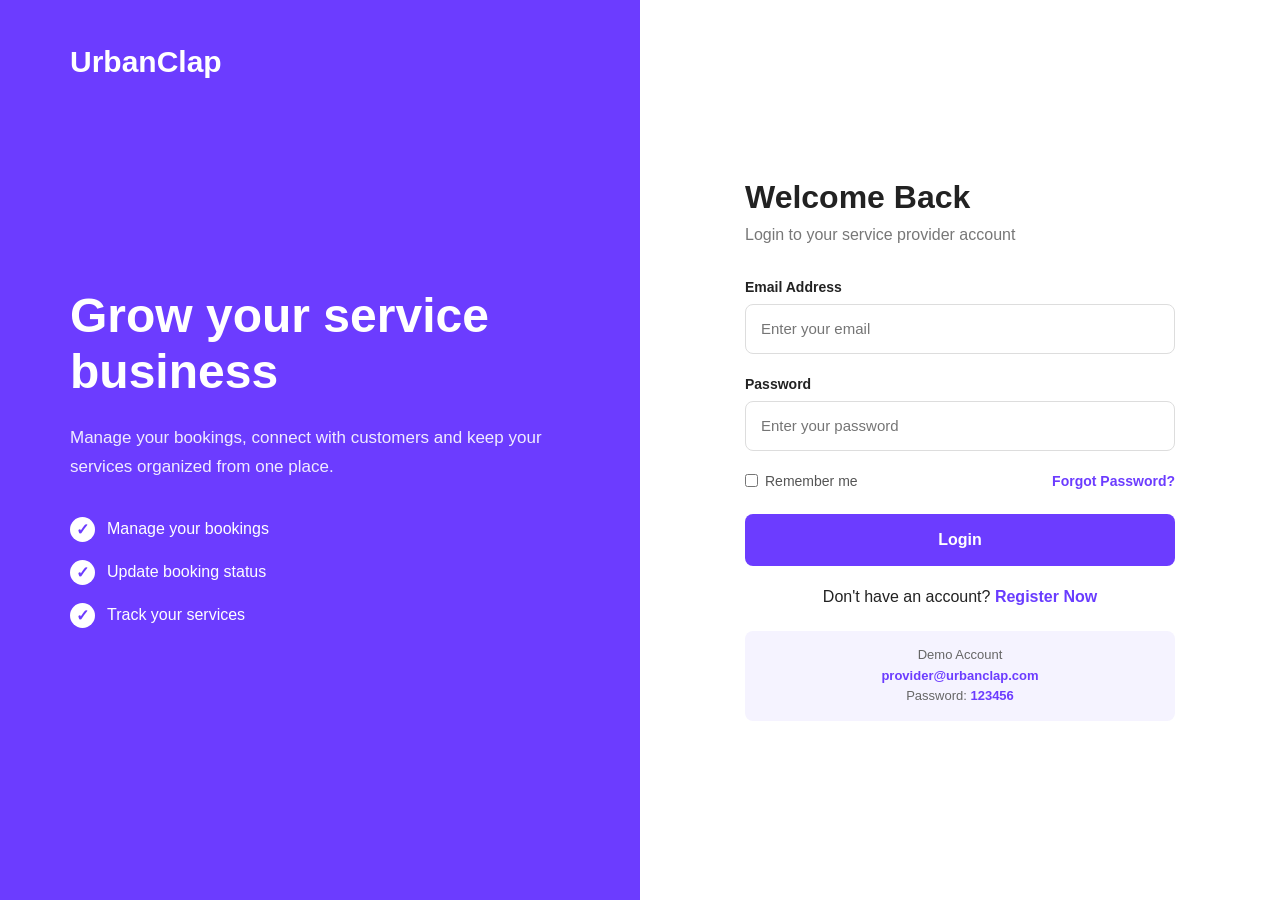
<file: index.html>
<!DOCTYPE html>
<html lang="en">

<head>
    <meta charset="UTF-8">
    <meta name="viewport" content="width=device-width, initial-scale=1.0">
    <title>UrbanClap | Provider Login</title>
    <link rel="stylesheet" href="css/style.css">
</head>

<body>

    <div class="login-page">

        <div class="login-info">
            <div class="brand">UrbanClap</div>

            <div class="info-content">
                <h1>Grow your service business</h1>

                <p>
                    Manage your bookings, connect with customers
                    and keep your services organized from one place.
                </p>

                <div class="feature"><span>✓</span> Manage your bookings</div>
                <div class="feature"><span>✓</span> Update booking status</div>
                <div class="feature"><span>✓</span> Track your services</div>
            </div>
        </div>

        <div class="login-section">
            <div class="login-card">

                <div class="mobile-logo">UrbanClap</div>

                <h2>Welcome Back</h2>

                <p class="login-subtitle">
                    Login to your service provider account
                </p>

                <form id="loginForm">

                    <div class="form-group">
                        <label for="email">Email Address</label>
                        <input type="email" id="email"
                               placeholder="Enter your email" required>
                    </div>

                    <div class="form-group">
                        <label for="password">Password</label>
                        <input type="password" id="password"
                               placeholder="Enter your password" required>
                    </div>

                    <div class="form-options">
                        <label class="remember">
                            <input type="checkbox">
                            Remember me
                        </label>

                        <a href="#">Forgot Password?</a>
                    </div>

                    <button type="submit" class="login-btn">
                        Login
                    </button>

                </form>

                <p style="text-align:center; margin-top:22px;">
                    Don't have an account?
                    <a href="register.html"
                       style="color:#693cff; font-weight:600; text-decoration:none;">
                        Register Now
                    </a>
                </p>

                <p class="demo-account">
                    Demo Account<br>
                    <strong>provider@urbanclap.com</strong><br>
                    Password: <strong>123456</strong>
                </p>

            </div>
        </div>

    </div>

    <script src="js/script.js"></script>

</body>
</html>
</file>
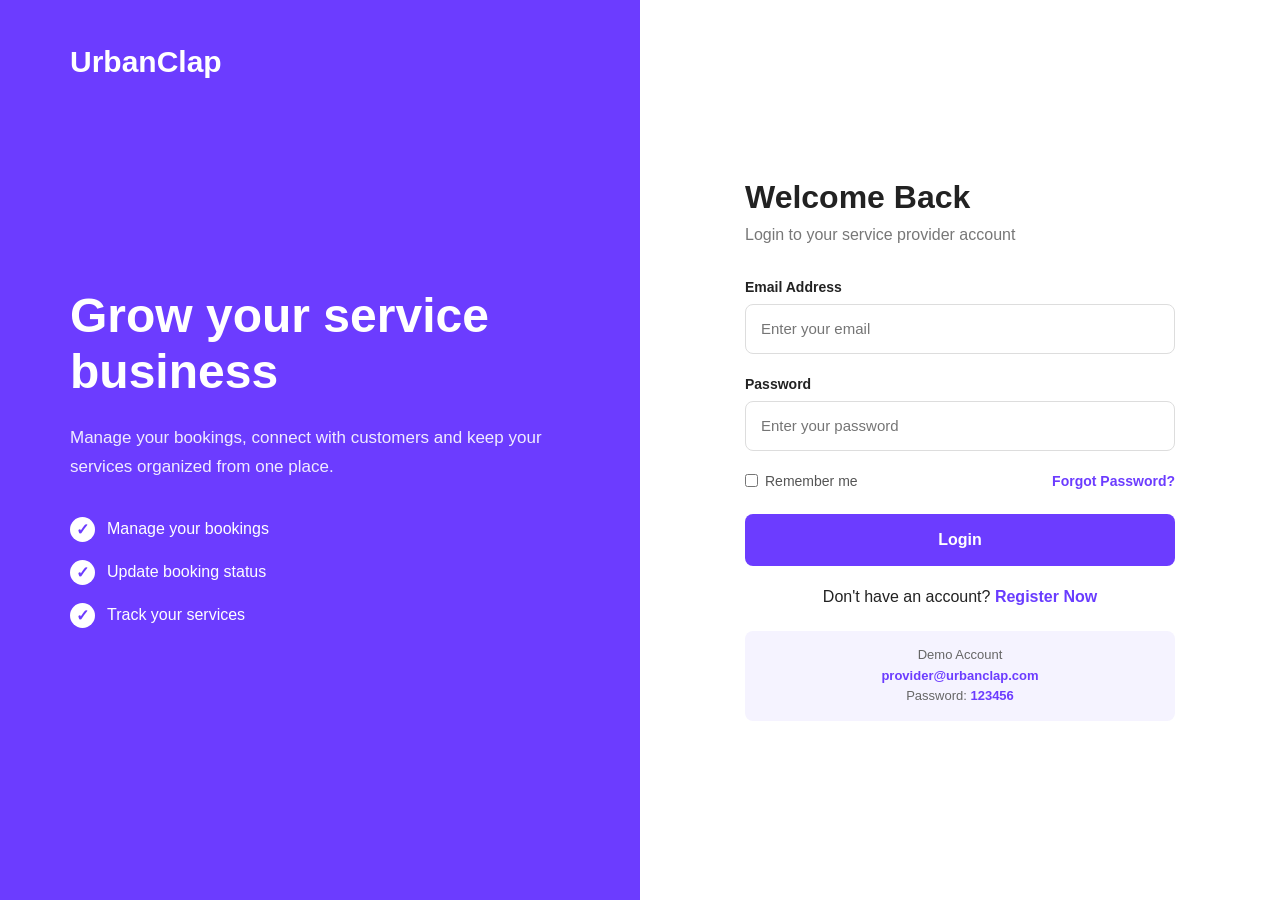
<file: bookings.html>
<!DOCTYPE html>
<html lang="en">

<head>
    <meta charset="UTF-8">
    <meta name="viewport" content="width=device-width, initial-scale=1.0">

    <title>UrbanClap | Bookings</title>

    <link rel="stylesheet" href="css/style.css">
</head>

<body>

    <div class="dashboard-layout">

        <!-- SIDEBAR -->
        <aside class="sidebar">

            <div class="sidebar-logo">
                UrbanClap
            </div>

            <div class="provider-info">

                <div class="provider-avatar">
                    SP
                </div>

                <div>
                    <strong>Service Provider</strong>
                    <small>Provider Account</small>
                </div>

            </div>


            <nav class="sidebar-menu">

                <a href="dashboard.html" class="menu-item">
                    <span>▦</span>
                    Dashboard
                </a>

                <a href="bookings.html" class="menu-item active">
                    <span>▤</span>
                    Bookings
                </a>

                <a href="profile.html" class="menu-item">
                    <span>◯</span>
                    Profile
                </a>

            </nav>


            <div class="sidebar-bottom">

                <a href="index.html" class="menu-item logout">
                    <span>↪</span>
                    Logout
                </a>

            </div>

        </aside>


        <!-- MAIN CONTENT -->
        <main class="main-content">

            <!-- TOP BAR -->
            <header class="topbar">

                <div>
                    <h1>Bookings</h1>
                    <p>Manage and update your service bookings.</p>
                </div>

                <div class="topbar-profile">

                    <div class="notification">
                        🔔
                        <span class="notification-dot"></span>
                    </div>

                    <div class="profile-avatar">
                        SP
                    </div>

                </div>

            </header>


            <!-- BOOKING SUMMARY -->
            <section class="stats-grid">

                <div class="stat-card">

                    <div class="stat-icon purple">
                        📋
                    </div>

                    <div>
                        <p>Total Bookings</p>
                        <h2>124</h2>
                    </div>

                </div>


                <div class="stat-card">

                    <div class="stat-icon orange">
                        ⏳
                    </div>

                    <div>
                        <p>Pending</p>
                        <h2>18</h2>
                    </div>

                </div>


                <div class="stat-card">

                    <div class="stat-icon blue">
                        ⚙
                    </div>

                    <div>
                        <p>In Progress</p>
                        <h2>10</h2>
                    </div>

                </div>


                <div class="stat-card">

                    <div class="stat-icon green">
                        ✓
                    </div>

                    <div>
                        <p>Completed</p>
                        <h2>96</h2>
                    </div>

                </div>

            </section>


            <!-- ALL BOOKINGS -->
            <section class="bookings-section">

                <div class="section-header">

                    <div>
                        <h2>All Bookings</h2>
                        <p>View customer bookings and update their status.</p>
                    </div>

                </div>


                <div class="table-container">

                    <table>

                        <thead>

                            <tr>
                                <th>Customer</th>
                                <th>Service</th>
                                <th>Date</th>
                                <th>Time</th>
                                <th>Location</th>
                                <th>Status</th>
                                <th>Action</th>
                            </tr>

                        </thead>


                        <tbody>

                            <tr>

                                <td>
                                    <div class="customer">

                                        <div class="customer-avatar">
                                            RK
                                        </div>

                                        <div>
                                            <strong>Rahul Kumar</strong>
                                            <small>rahul@example.com</small>
                                        </div>

                                    </div>
                                </td>

                                <td>Home Cleaning</td>

                                <td>12 Sep 2026</td>

                                <td>10:00 AM</td>

                                <td>Delhi</td>

                                <td>
                                    <span class="status pending">
                                        Pending
                                    </span>
                                </td>

                                <td>
                                    <button
                                        class="action-btn"
                                        onclick="updateBooking(this)"
                                    >
                                        Accept
                                    </button>
                                </td>

                            </tr>


                            <tr>

                                <td>
                                    <div class="customer">

                                        <div class="customer-avatar">
                                            AS
                                        </div>

                                        <div>
                                            <strong>Anjali Sharma</strong>
                                            <small>anjali@example.com</small>
                                        </div>

                                    </div>
                                </td>

                                <td>AC Service</td>

                                <td>12 Sep 2026</td>

                                <td>12:30 PM</td>

                                <td>Gurgaon</td>

                                <td>
                                    <span class="status confirmed">
                                        Confirmed
                                    </span>
                                </td>

                                <td>
                                    <button
                                        class="action-btn"
                                        onclick="updateBooking(this)"
                                    >
                                        Start
                                    </button>
                                </td>

                            </tr>


                            <tr>

                                <td>
                                    <div class="customer">

                                        <div class="customer-avatar">
                                            VM
                                        </div>

                                        <div>
                                            <strong>Vikas Mehta</strong>
                                            <small>vikas@example.com</small>
                                        </div>

                                    </div>
                                </td>

                                <td>Electrician</td>

                                <td>13 Sep 2026</td>

                                <td>09:00 AM</td>

                                <td>Noida</td>

                                <td>
                                    <span class="status progress">
                                        In Progress
                                    </span>
                                </td>

                                <td>
                                    <button
                                        class="action-btn"
                                        onclick="updateBooking(this)"
                                    >
                                        Complete
                                    </button>
                                </td>

                            </tr>


                            <tr>

                                <td>
                                    <div class="customer">

                                        <div class="customer-avatar">
                                            PS
                                        </div>

                                        <div>
                                            <strong>Priya Singh</strong>
                                            <small>priya@example.com</small>
                                        </div>

                                    </div>
                                </td>

                                <td>Plumbing</td>

                                <td>13 Sep 2026</td>

                                <td>03:00 PM</td>

                                <td>Delhi</td>

                                <td>
                                    <span class="status completed">
                                        Completed
                                    </span>
                                </td>

                                <td>
                                    <button
                                        class="action-btn disabled"
                                        disabled
                                    >
                                        Completed
                                    </button>
                                </td>

                            </tr>


                            <tr>

                                <td>
                                    <div class="customer">

                                        <div class="customer-avatar">
                                            AM
                                        </div>

                                        <div>
                                            <strong>Amit Malik</strong>
                                            <small>amit@example.com</small>
                                        </div>

                                    </div>
                                </td>

                                <td>Salon Service</td>

                                <td>14 Sep 2026</td>

                                <td>11:00 AM</td>

                                <td>Faridabad</td>

                                <td>
                                    <span class="status pending">
                                        Pending
                                    </span>
                                </td>

                                <td>
                                    <button
                                        class="action-btn"
                                        onclick="updateBooking(this)"
                                    >
                                        Accept
                                    </button>
                                </td>

                            </tr>

                        </tbody>

                    </table>

                </div>

            </section>

        </main>

    </div>


    <script src="js/script.js"></script>

</body>

</html>
</file>
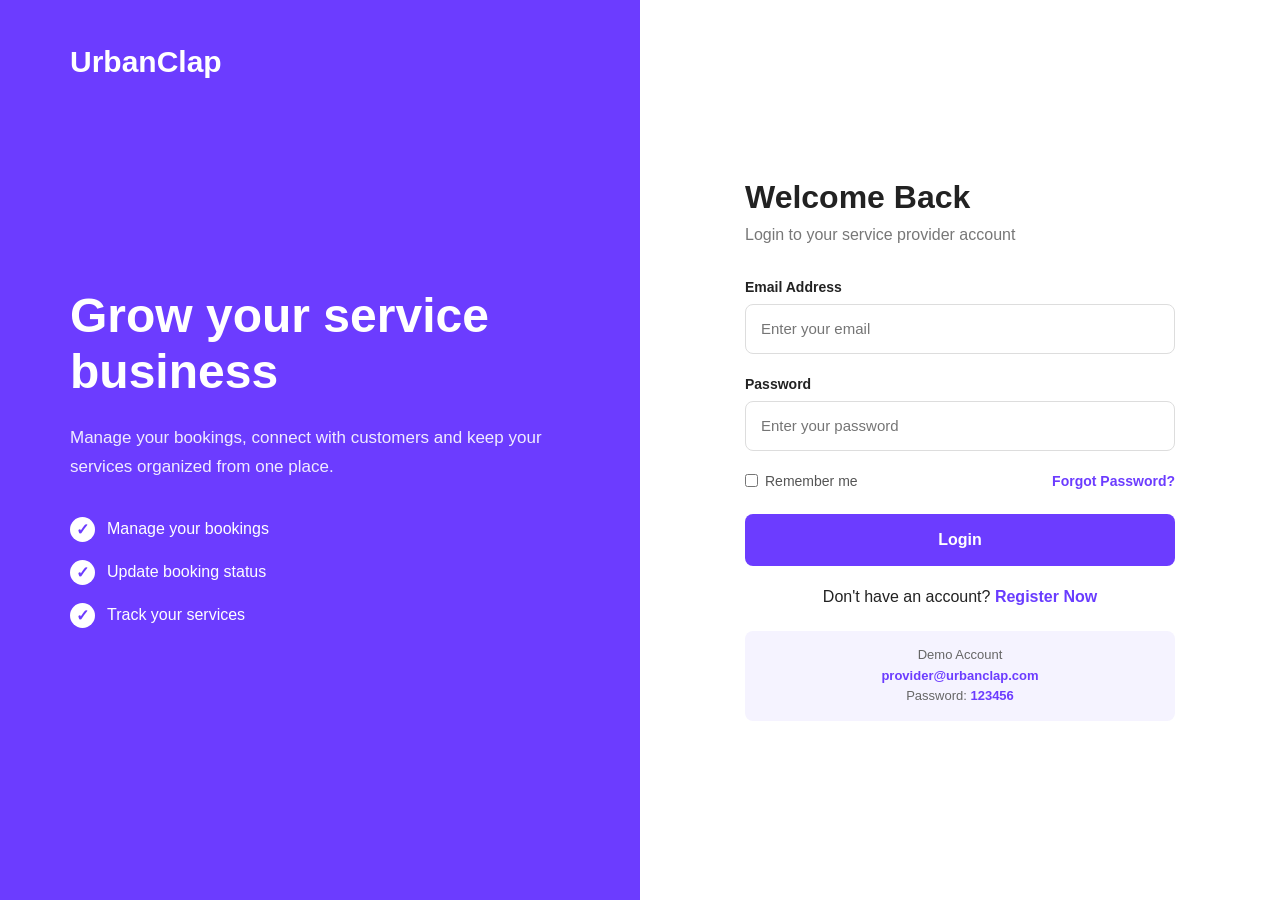
<file: dashboard.html>
<!DOCTYPE html>
<html lang="en">

<head>
    <meta charset="UTF-8">
    <meta name="viewport" content="width=device-width, initial-scale=1.0">

    <title>UrbanClap | Dashboard</title>

    <link rel="stylesheet" href="css/style.css">
</head>

<body>

    <div class="dashboard-layout">

        <!-- SIDEBAR -->
        <aside class="sidebar">

            <div class="sidebar-logo">
                UrbanClap
            </div>

            <div class="provider-info">
                <div class="provider-avatar">
                    SP
                </div>

                <div>
                    <strong>Service Provider</strong>
                    <small>Provider Account</small>
                </div>
            </div>

            <nav class="sidebar-menu">

                <a href="dashboard.html" class="menu-item active">
                    <span>▦</span>
                    Dashboard
                </a>

                <a href="bookings.html" class="menu-item">
                    <span>▤</span>
                    Bookings
                </a>

                <a href="profile.html" class="menu-item">
                    <span>◯</span>
                    Profile
                </a>

            </nav>

            <div class="sidebar-bottom">

                <a href="index.html" class="menu-item logout">
                    <span>↪</span>
                    Logout
                </a>

            </div>

        </aside>


        <!-- MAIN CONTENT -->
        <main class="main-content">

            <!-- TOP BAR -->
            <header class="topbar">

                <div>
                    <h1>Dashboard</h1>
                    <p>Welcome back! Here's what's happening today.</p>
                </div>

                <div class="topbar-profile">

                    <div class="notification">
                        🔔
                        <span class="notification-dot"></span>
                    </div>

                    <div class="profile-avatar">
                        SP
                    </div>

                </div>

            </header>


            <!-- STATS -->
            <section class="stats-grid">

                <div class="stat-card">

                    <div class="stat-icon purple">
                        📋
                    </div>

                    <div>
                        <p>Total Bookings</p>
                        <h2>124</h2>
                    </div>

                </div>


                <div class="stat-card">

                    <div class="stat-icon orange">
                        ⏳
                    </div>

                    <div>
                        <p>Pending</p>
                        <h2>18</h2>
                    </div>

                </div>


                <div class="stat-card">

                    <div class="stat-icon blue">
                        ⚙
                    </div>

                    <div>
                        <p>In Progress</p>
                        <h2>10</h2>
                    </div>

                </div>


                <div class="stat-card">

                    <div class="stat-icon green">
                        ✓
                    </div>

                    <div>
                        <p>Completed</p>
                        <h2>96</h2>
                    </div>

                </div>

            </section>


            <!-- RECENT BOOKINGS -->
            <section class="bookings-section">

                <div class="section-header">

                    <div>
                        <h2>Recent Bookings</h2>
                        <p>Manage your latest service bookings</p>
                    </div>

                    <a href="bookings.html" class="view-all">
                        View All →
                    </a>

                </div>


                <div class="table-container">

                    <table>

                        <thead>

                            <tr>
                                <th>Customer</th>
                                <th>Service</th>
                                <th>Date</th>
                                <th>Time</th>
                                <th>Status</th>
                            </tr>

                        </thead>


                        <tbody>

                            <tr>

                                <td>
                                    <div class="customer">
                                        <div class="customer-avatar">RK</div>

                                        <div>
                                            <strong>Rahul Kumar</strong>
                                            <small>rahul@example.com</small>
                                        </div>
                                    </div>
                                </td>

                                <td>Home Cleaning</td>

                                <td>12 Sep 2026</td>

                                <td>10:00 AM</td>

                                <td>
                                    <span class="status pending">
                                        Pending
                                    </span>
                                </td>

                            </tr>


                            <tr>

                                <td>
                                    <div class="customer">
                                        <div class="customer-avatar">AS</div>

                                        <div>
                                            <strong>Anjali Sharma</strong>
                                            <small>anjali@example.com</small>
                                        </div>
                                    </div>
                                </td>

                                <td>AC Service</td>

                                <td>12 Sep 2026</td>

                                <td>12:30 PM</td>

                                <td>
                                    <span class="status confirmed">
                                        Confirmed
                                    </span>
                                </td>

                            </tr>


                            <tr>

                                <td>
                                    <div class="customer">
                                        <div class="customer-avatar">VM</div>

                                        <div>
                                            <strong>Vikas Mehta</strong>
                                            <small>vikas@example.com</small>
                                        </div>
                                    </div>
                                </td>

                                <td>Electrician</td>

                                <td>13 Sep 2026</td>

                                <td>09:00 AM</td>

                                <td>
                                    <span class="status progress">
                                        In Progress
                                    </span>
                                </td>

                            </tr>


                            <tr>

                                <td>
                                    <div class="customer">
                                        <div class="customer-avatar">PS</div>

                                        <div>
                                            <strong>Priya Singh</strong>
                                            <small>priya@example.com</small>
                                        </div>
                                    </div>
                                </td>

                                <td>Plumbing</td>

                                <td>13 Sep 2026</td>

                                <td>03:00 PM</td>

                                <td>
                                    <span class="status completed">
                                        Completed
                                    </span>
                                </td>

                            </tr>

                        </tbody>

                    </table>

                </div>

            </section>

        </main>

    </div>


    <script src="js/script.js"></script>

</body>

</html>
</file>
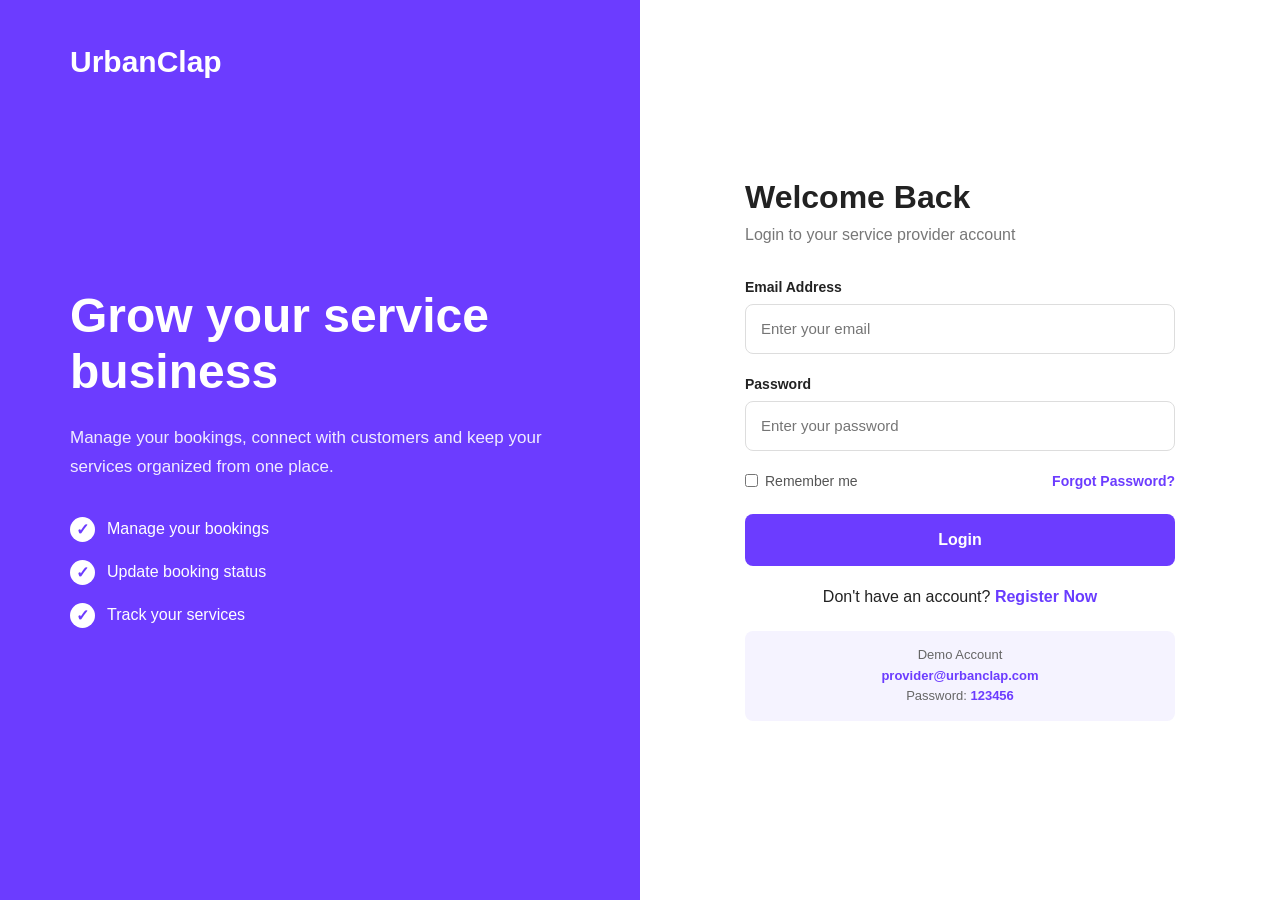
<file: profile.html>
<!DOCTYPE html>
<html lang="en">

<head>
    <meta charset="UTF-8">
    <meta name="viewport" content="width=device-width, initial-scale=1.0">

    <title>UrbanClap | Profile</title>

    <link rel="stylesheet" href="css/style.css">
</head>

<body>

    <div class="dashboard-layout">

        <!-- SIDEBAR -->
        <aside class="sidebar">

            <div class="sidebar-logo">
                UrbanClap
            </div>

            <div class="provider-info">

                <div class="provider-avatar">
                    SP
                </div>

                <div>
                    <strong>Service Provider</strong>
                    <small>Provider Account</small>
                </div>

            </div>

            <nav class="sidebar-menu">

                <a href="dashboard.html" class="menu-item">
                    <span>▦</span>
                    Dashboard
                </a>

                <a href="bookings.html" class="menu-item">
                    <span>▤</span>
                    Bookings
                </a>

                <a href="profile.html" class="menu-item active">
                    <span>◯</span>
                    Profile
                </a>

            </nav>

            <div class="sidebar-bottom">

                <a href="index.html" class="menu-item logout">
                    <span>↪</span>
                    Logout
                </a>

            </div>

        </aside>


        <!-- MAIN CONTENT -->
        <main class="main-content">

            <!-- TOP BAR -->
            <header class="topbar">

                <div>
                    <h1>My Profile</h1>
                    <p>Manage your service provider information.</p>
                </div>

                <div class="topbar-profile">

                    <div class="notification">
                        🔔
                        <span class="notification-dot"></span>
                    </div>

                    <div class="profile-avatar">
                        SP
                    </div>

                </div>

            </header>


            <!-- PROFILE CARD -->
            <section class="profile-section">

                <div class="profile-card">

                    <div class="profile-header">

                        <div class="large-avatar">
                            SP
                        </div>

                        <div>
                            <h2>Service Provider</h2>
                            <p>Home Services Professional</p>
                        </div>

                    </div>


                    <div class="profile-divider"></div>


                    <!-- PERSONAL INFORMATION -->
                    <h3>Personal Information</h3>

                    <div class="profile-grid">

                        <div class="profile-field">

                            <label>Full Name</label>

                            <input
                                type="text"
                                value="Service Provider"
                            >

                        </div>


                        <div class="profile-field">

                            <label>Email Address</label>

                            <input
                                type="email"
                                value="provider@urbanclap.com"
                            >

                        </div>


                        <div class="profile-field">

                            <label>Phone Number</label>

                            <input
                                type="tel"
                                value="+91 98765 43210"
                            >

                        </div>


                        <div class="profile-field">

                            <label>Service Category</label>

                            <select>

                                <option>Home Cleaning</option>
                                <option>AC Service</option>
                                <option>Electrician</option>
                                <option>Plumbing</option>
                                <option>Salon Service</option>

                            </select>

                        </div>


                        <div class="profile-field">

                            <label>Experience</label>

                            <input
                                type="text"
                                value="5 Years"
                            >

                        </div>


                        <div class="profile-field">

                            <label>Location</label>

                            <input
                                type="text"
                                value="New Delhi, India"
                            >

                        </div>

                    </div>


                    <!-- ABOUT -->
                    <div class="about-provider">

                        <h3>About</h3>

                        <textarea rows="4">Professional service provider with 5 years of experience. I provide reliable and quality home services to customers.</textarea>

                    </div>


                    <!-- BUTTON -->
                    <div class="profile-actions">

                        <button
                            class="save-btn"
                            onclick="saveProfile()"
                        >
                            Save Changes
                        </button>

                    </div>

                </div>

            </section>

        </main>

    </div>


    <script src="js/script.js"></script>

</body>

</html>
</file>
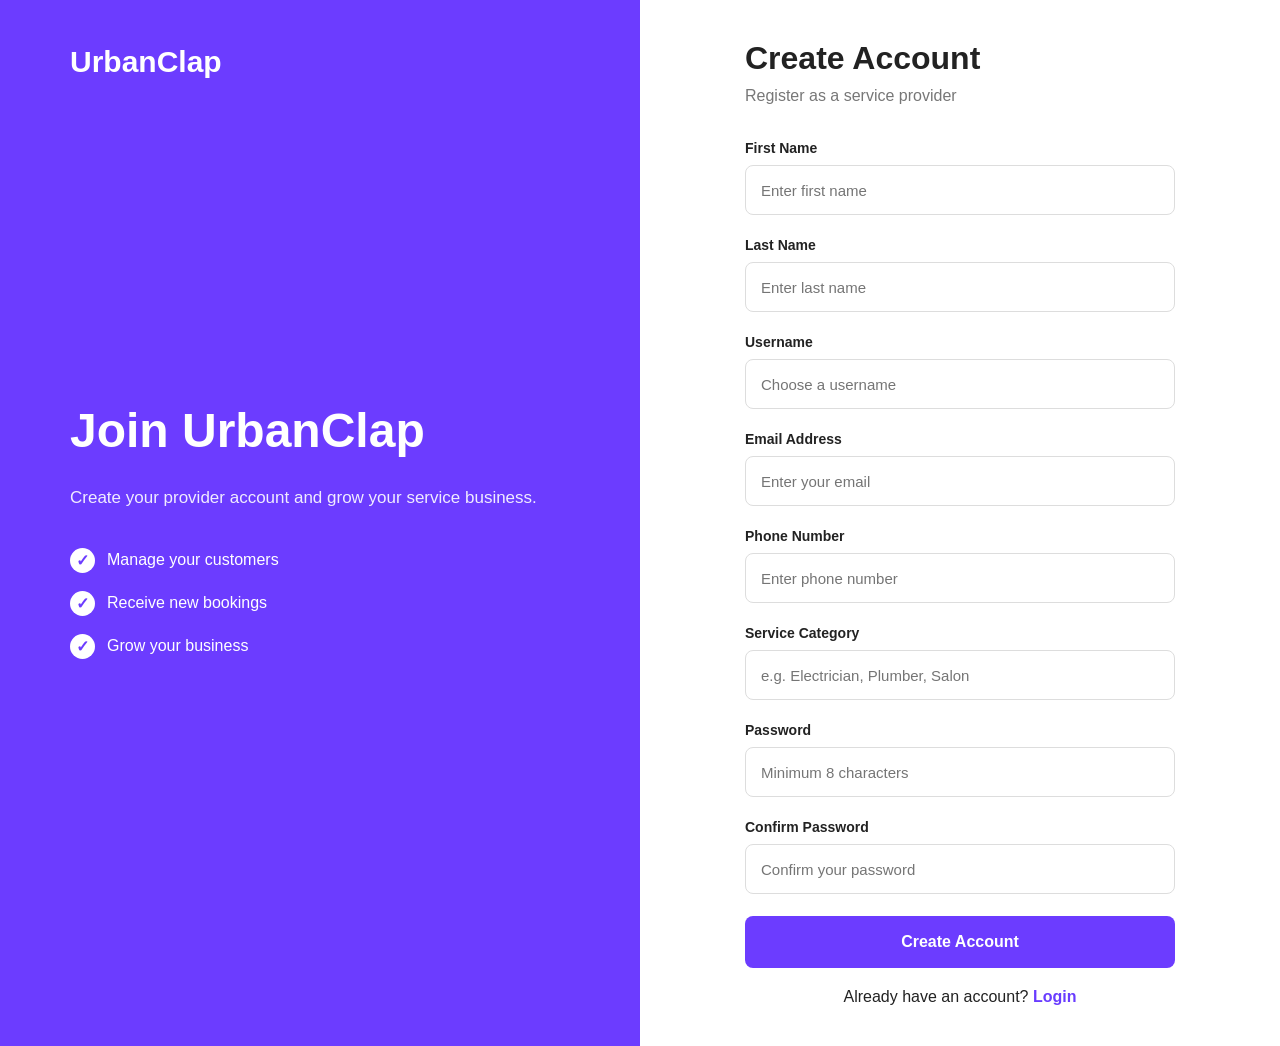
<file: register.html>
<!DOCTYPE html>
<html lang="en">

<head>
    <meta charset="UTF-8">
    <meta name="viewport" content="width=device-width, initial-scale=1.0">
    <title>UrbanClap | Provider Registration</title>
    <link rel="stylesheet" href="css/style.css">
</head>

<body>

    <div class="login-page">

        <div class="login-info">
            <div class="brand">UrbanClap</div>

            <div class="info-content">
                <h1>Join UrbanClap</h1>
                <p>Create your provider account and grow your service business.</p>

                <div class="feature"><span>✓</span> Manage your customers</div>
                <div class="feature"><span>✓</span> Receive new bookings</div>
                <div class="feature"><span>✓</span> Grow your business</div>
            </div>
        </div>

        <div class="login-section">
            <div class="login-card">

                <div class="mobile-logo">UrbanClap</div>

                <h2>Create Account</h2>
                <p class="login-subtitle">Register as a service provider</p>

                <form id="registerForm">

                    <div class="form-group">
                        <label for="first_name">First Name</label>
                        <input type="text" id="first_name" required
                               placeholder="Enter first name">
                    </div>

                    <div class="form-group">
                        <label for="last_name">Last Name</label>
                        <input type="text" id="last_name" required
                               placeholder="Enter last name">
                    </div>

                    <div class="form-group">
                        <label for="username">Username</label>
                        <input type="text" id="username" required
                               placeholder="Choose a username">
                    </div>

                    <div class="form-group">
                        <label for="email">Email Address</label>
                        <input type="email" id="email" required
                               placeholder="Enter your email">
                    </div>

                    <div class="form-group">
                        <label for="phone">Phone Number</label>
                        <input type="tel" id="phone"
                               placeholder="Enter phone number">
                    </div>

                    <div class="form-group">
                        <label for="service_category">Service Category</label>
                        <input type="text" id="service_category" required
                               placeholder="e.g. Electrician, Plumber, Salon">
                    </div>

                    <div class="form-group">
                        <label for="password">Password</label>
                        <input type="password" id="password" required
                               minlength="8" placeholder="Minimum 8 characters">
                    </div>

                    <div class="form-group">
                        <label for="confirm_password">Confirm Password</label>
                        <input type="password" id="confirm_password" required
                               placeholder="Confirm your password">
                    </div>

                    <button type="submit" class="login-btn">
                        Create Account
                    </button>

                    <p id="registerMessage"
                       style="text-align:center; margin-top:15px;">
                    </p>

                </form>

                <p style="text-align:center; margin-top:20px;">
                    Already have an account?
                    <a href="index.html"
                       style="color:#693cff; font-weight:600; text-decoration:none;">
                        Login
                    </a>
                </p>

            </div>
        </div>

    </div>

    <script src="js/register.js"></script>

</body>
</html>
</file>
<file: css/style.css>
* {
    margin: 0;
    padding: 0;
    box-sizing: border-box;
}

body {
    font-family: Arial, Helvetica, sans-serif;
    background: #f7f7f8;
    color: #222;
}

.login-page {
    min-height: 100vh;
    display: flex;
}

/* LEFT SIDE */

.login-info {
    width: 50%;
    min-height: 100vh;
    background: #6c3cff;
    color: white;
    padding: 45px 70px;
    display: flex;
    flex-direction: column;
}

.brand {
    font-size: 30px;
    font-weight: 700;
}

.info-content {
    max-width: 520px;
    margin: auto 0;
}

.info-content h1 {
    font-size: 48px;
    line-height: 1.15;
    margin-bottom: 25px;
}

.info-content p {
    font-size: 17px;
    line-height: 1.7;
    opacity: 0.9;
    margin-bottom: 35px;
}

.feature {
    display: flex;
    align-items: center;
    gap: 12px;
    margin-bottom: 18px;
    font-size: 16px;
}

.feature span {
    width: 25px;
    height: 25px;
    border-radius: 50%;
    background: white;
    color: #6c3cff;
    display: flex;
    align-items: center;
    justify-content: center;
    font-weight: bold;
}

/* LOGIN SIDE */

.login-section {
    width: 50%;
    min-height: 100vh;
    display: flex;
    justify-content: center;
    align-items: center;
    background: white;
    padding: 40px;
}

.login-card {
    width: 100%;
    max-width: 430px;
}

.login-card h2 {
    font-size: 32px;
    margin-bottom: 10px;
}

.login-subtitle {
    color: #777;
    margin-bottom: 35px;
}

/* FORM */

.form-group {
    margin-bottom: 22px;
}

.form-group label {
    display: block;
    font-size: 14px;
    font-weight: 600;
    margin-bottom: 9px;
}

.form-group input {
    width: 100%;
    height: 50px;
    border: 1px solid #ddd;
    border-radius: 8px;
    padding: 0 15px;
    font-size: 15px;
    outline: none;
    transition: 0.2s;
}

.form-group input:focus {
    border-color: #6c3cff;
    box-shadow: 0 0 0 3px rgba(108, 60, 255, 0.1);
}

/* OPTIONS */

.form-options {
    display: flex;
    justify-content: space-between;
    align-items: center;
    margin-bottom: 25px;
    font-size: 14px;
}

.remember {
    display: flex;
    align-items: center;
    gap: 7px;
    color: #555;
}

.form-options a {
    color: #6c3cff;
    text-decoration: none;
    font-weight: 600;
}

/* BUTTON */

.login-btn {
    width: 100%;
    height: 52px;
    border: none;
    border-radius: 8px;
    background: #6c3cff;
    color: white;
    font-size: 16px;
    font-weight: 600;
    cursor: pointer;
    transition: 0.2s;
}

.login-btn:hover {
    background: #5830d6;
    transform: translateY(-1px);
}

/* DEMO ACCOUNT */

.demo-account {
    text-align: center;
    margin-top: 25px;
    padding: 14px;
    border-radius: 8px;
    background: #f5f3ff;
    color: #666;
    font-size: 13px;
    line-height: 1.6;
}

.demo-account strong {
    color: #6c3cff;
}

.mobile-logo {
    display: none;
}

/* RESPONSIVE */

@media (max-width: 800px) {

    .login-page {
        flex-direction: column;
    }

    .login-info {
        width: 100%;
        min-height: auto;
        padding: 30px;
    }

    .info-content {
        margin: 50px 0 20px;
    }

    .info-content h1 {
        font-size: 36px;
    }

    .login-section {
        width: 100%;
        min-height: auto;
        padding: 45px 25px;
    }

    .brand {
        display: none;
    }

    .mobile-logo {
        display: block;
        color: #6c3cff;
        font-size: 27px;
        font-weight: 700;
        margin-bottom: 30px;
    }
}

/* =================================
   DASHBOARD
================================= */

.dashboard-layout {
    min-height: 100vh;
    display: flex;
    background: #f7f7f9;
}


/* SIDEBAR */

.sidebar {
    width: 250px;
    min-height: 100vh;
    background: #ffffff;
    border-right: 1px solid #eeeeee;
    display: flex;
    flex-direction: column;
    padding: 28px 18px;
}

.sidebar-logo {
    font-size: 26px;
    font-weight: 700;
    color: #6c3cff;
    padding: 0 12px;
    margin-bottom: 35px;
}

.provider-info {
    display: flex;
    align-items: center;
    gap: 12px;
    padding: 12px;
    background: #f7f5ff;
    border-radius: 10px;
    margin-bottom: 30px;
}

.provider-avatar,
.profile-avatar {
    width: 42px;
    height: 42px;
    border-radius: 50%;
    background: #6c3cff;
    color: white;
    display: flex;
    align-items: center;
    justify-content: center;
    font-size: 13px;
    font-weight: bold;
}

.provider-info strong {
    display: block;
    font-size: 13px;
}

.provider-info small {
    display: block;
    color: #888;
    font-size: 11px;
    margin-top: 4px;
}


/* MENU */

.sidebar-menu {
    display: flex;
    flex-direction: column;
    gap: 6px;
}

.menu-item {
    display: flex;
    align-items: center;
    gap: 13px;
    padding: 13px 14px;
    border-radius: 8px;
    color: #666;
    text-decoration: none;
    font-size: 14px;
    transition: 0.2s;
}

.menu-item span {
    width: 20px;
    text-align: center;
    font-size: 17px;
}

.menu-item:hover {
    background: #f5f2ff;
    color: #6c3cff;
}

.menu-item.active {
    background: #6c3cff;
    color: white;
}

.sidebar-bottom {
    margin-top: auto;
}

.logout:hover {
    color: #e53935;
    background: #fff2f2;
}


/* MAIN CONTENT */

.main-content {
    flex: 1;
    padding: 30px 40px;
    overflow-x: hidden;
}


/* TOPBAR */

.topbar {
    display: flex;
    align-items: center;
    justify-content: space-between;
    margin-bottom: 30px;
}

.topbar h1 {
    font-size: 30px;
    margin-bottom: 7px;
}

.topbar p {
    color: #888;
    font-size: 14px;
}

.topbar-profile {
    display: flex;
    align-items: center;
    gap: 22px;
}

.notification {
    position: relative;
    font-size: 20px;
    cursor: pointer;
}

.notification-dot {
    position: absolute;
    top: 0;
    right: -2px;
    width: 7px;
    height: 7px;
    background: #ff4d4d;
    border-radius: 50%;
}


/* STAT CARDS */

.stats-grid {
    display: grid;
    grid-template-columns: repeat(4, 1fr);
    gap: 20px;
    margin-bottom: 30px;
}

.stat-card {
    background: white;
    border: 1px solid #eeeeee;
    border-radius: 12px;
    padding: 22px;
    display: flex;
    align-items: center;
    gap: 17px;
}

.stat-icon {
    width: 50px;
    height: 50px;
    border-radius: 10px;
    display: flex;
    align-items: center;
    justify-content: center;
    font-size: 22px;
}

.stat-icon.purple {
    background: #f0ebff;
}

.stat-icon.orange {
    background: #fff3df;
}

.stat-icon.blue {
    background: #e9f4ff;
}

.stat-icon.green {
    background: #e8f8ee;
}

.stat-card p {
    color: #888;
    font-size: 13px;
    margin-bottom: 7px;
}

.stat-card h2 {
    font-size: 25px;
}


/* BOOKINGS */

.bookings-section {
    background: white;
    border: 1px solid #eeeeee;
    border-radius: 12px;
    padding: 25px;
}

.section-header {
    display: flex;
    align-items: center;
    justify-content: space-between;
    margin-bottom: 25px;
}

.section-header h2 {
    font-size: 20px;
    margin-bottom: 6px;
}

.section-header p {
    color: #888;
    font-size: 13px;
}

.view-all {
    text-decoration: none;
    color: #6c3cff;
    font-size: 14px;
    font-weight: 600;
}


/* TABLE */

.table-container {
    overflow-x: auto;
}

table {
    width: 100%;
    border-collapse: collapse;
}

th {
    text-align: left;
    color: #888;
    font-size: 12px;
    font-weight: 600;
    padding: 13px;
    border-bottom: 1px solid #eeeeee;
}

td {
    padding: 16px 13px;
    border-bottom: 1px solid #f0f0f0;
    font-size: 13px;
}

tbody tr:last-child td {
    border-bottom: none;
}


/* CUSTOMER */

.customer {
    display: flex;
    align-items: center;
    gap: 10px;
}

.customer-avatar {
    width: 36px;
    height: 36px;
    border-radius: 50%;
    background: #eee8ff;
    color: #6c3cff;
    display: flex;
    align-items: center;
    justify-content: center;
    font-size: 11px;
    font-weight: bold;
}

.customer strong {
    display: block;
    font-size: 13px;
}

.customer small {
    display: block;
    color: #999;
    margin-top: 3px;
    font-size: 10px;
}


/* STATUS */

.status {
    display: inline-block;
    padding: 6px 11px;
    border-radius: 20px;
    font-size: 11px;
    font-weight: 600;
}

.status.pending {
    background: #fff3d9;
    color: #c88600;
}

.status.confirmed {
    background: #e8f0ff;
    color: #3970d8;
}

.status.progress {
    background: #eee9ff;
    color: #6c3cff;
}

.status.completed {
    background: #e5f8ec;
    color: #249653;
}


/* RESPONSIVE */

@media (max-width: 1000px) {

    .stats-grid {
        grid-template-columns: repeat(2, 1fr);
    }

}

@media (max-width: 700px) {

    .sidebar {
        width: 70px;
        padding: 20px 10px;
    }

    .sidebar-logo {
        font-size: 0;
        text-align: center;
    }

    .sidebar-logo::after {
        content: "U";
        font-size: 25px;
        color: #6c3cff;
    }

    .provider-info {
        justify-content: center;
        padding: 8px;
    }

    .provider-info > div:last-child {
        display: none;
    }

    .menu-item {
        justify-content: center;
        padding: 13px 5px;
    }

    .menu-item span {
        margin: 0;
    }

    .menu-item {
        font-size: 0;
    }

    .main-content {
        padding: 25px 18px;
    }

    .stats-grid {
        grid-template-columns: 1fr;
    }

    .topbar h1 {
        font-size: 25px;
    }
}

/* =========================
   BOOKING ACTION BUTTON
========================= */

.action-btn {
    border: none;
    background: #6c3cff;
    color: white;
    padding: 8px 14px;
    border-radius: 6px;
    font-size: 12px;
    font-weight: 600;
    cursor: pointer;
}

.action-btn:hover {
    background: #5830d6;
}

.action-btn.disabled {
    background: #eeeeee;
    color: #999;
    cursor: not-allowed;
}

/* =========================
   PROFILE PAGE
========================= */

.profile-section {
    width: 100%;
}

.profile-card {
    background: white;
    border: 1px solid #eeeeee;
    border-radius: 12px;
    padding: 30px;
}

.profile-header {
    display: flex;
    align-items: center;
    gap: 18px;
}

.large-avatar {
    width: 75px;
    height: 75px;
    border-radius: 50%;
    background: #eee8ff;
    color: #6c3cff;
    display: flex;
    align-items: center;
    justify-content: center;
    font-size: 22px;
    font-weight: bold;
}

.profile-header h2 {
    font-size: 22px;
    margin-bottom: 7px;
}

.profile-header p {
    color: #888;
    font-size: 14px;
}

.profile-divider {
    height: 1px;
    background: #eeeeee;
    margin: 30px 0;
}

.profile-card h3 {
    font-size: 17px;
    margin-bottom: 20px;
}

.profile-grid {
    display: grid;
    grid-template-columns: repeat(2, 1fr);
    gap: 22px;
}

.profile-field label {
    display: block;
    font-size: 13px;
    font-weight: 600;
    margin-bottom: 8px;
    color: #444;
}

.profile-field input,
.profile-field select,
.about-provider textarea {
    width: 100%;
    border: 1px solid #dddddd;
    border-radius: 8px;
    padding: 12px 14px;
    font-size: 14px;
    outline: none;
    font-family: Arial, sans-serif;
}

.profile-field input:focus,
.profile-field select:focus,
.about-provider textarea:focus {
    border-color: #6c3cff;
    box-shadow: 0 0 0 3px rgba(108, 60, 255, 0.08);
}

.about-provider {
    margin-top: 30px;
}

.about-provider textarea {
    resize: vertical;
    line-height: 1.5;
}

.profile-actions {
    display: flex;
    justify-content: flex-end;
    margin-top: 25px;
}

.save-btn {
    border: none;
    background: #6c3cff;
    color: white;
    padding: 12px 24px;
    border-radius: 8px;
    font-size: 14px;
    font-weight: 600;
    cursor: pointer;
}

.save-btn:hover {
    background: #5830d6;
}
</file>
